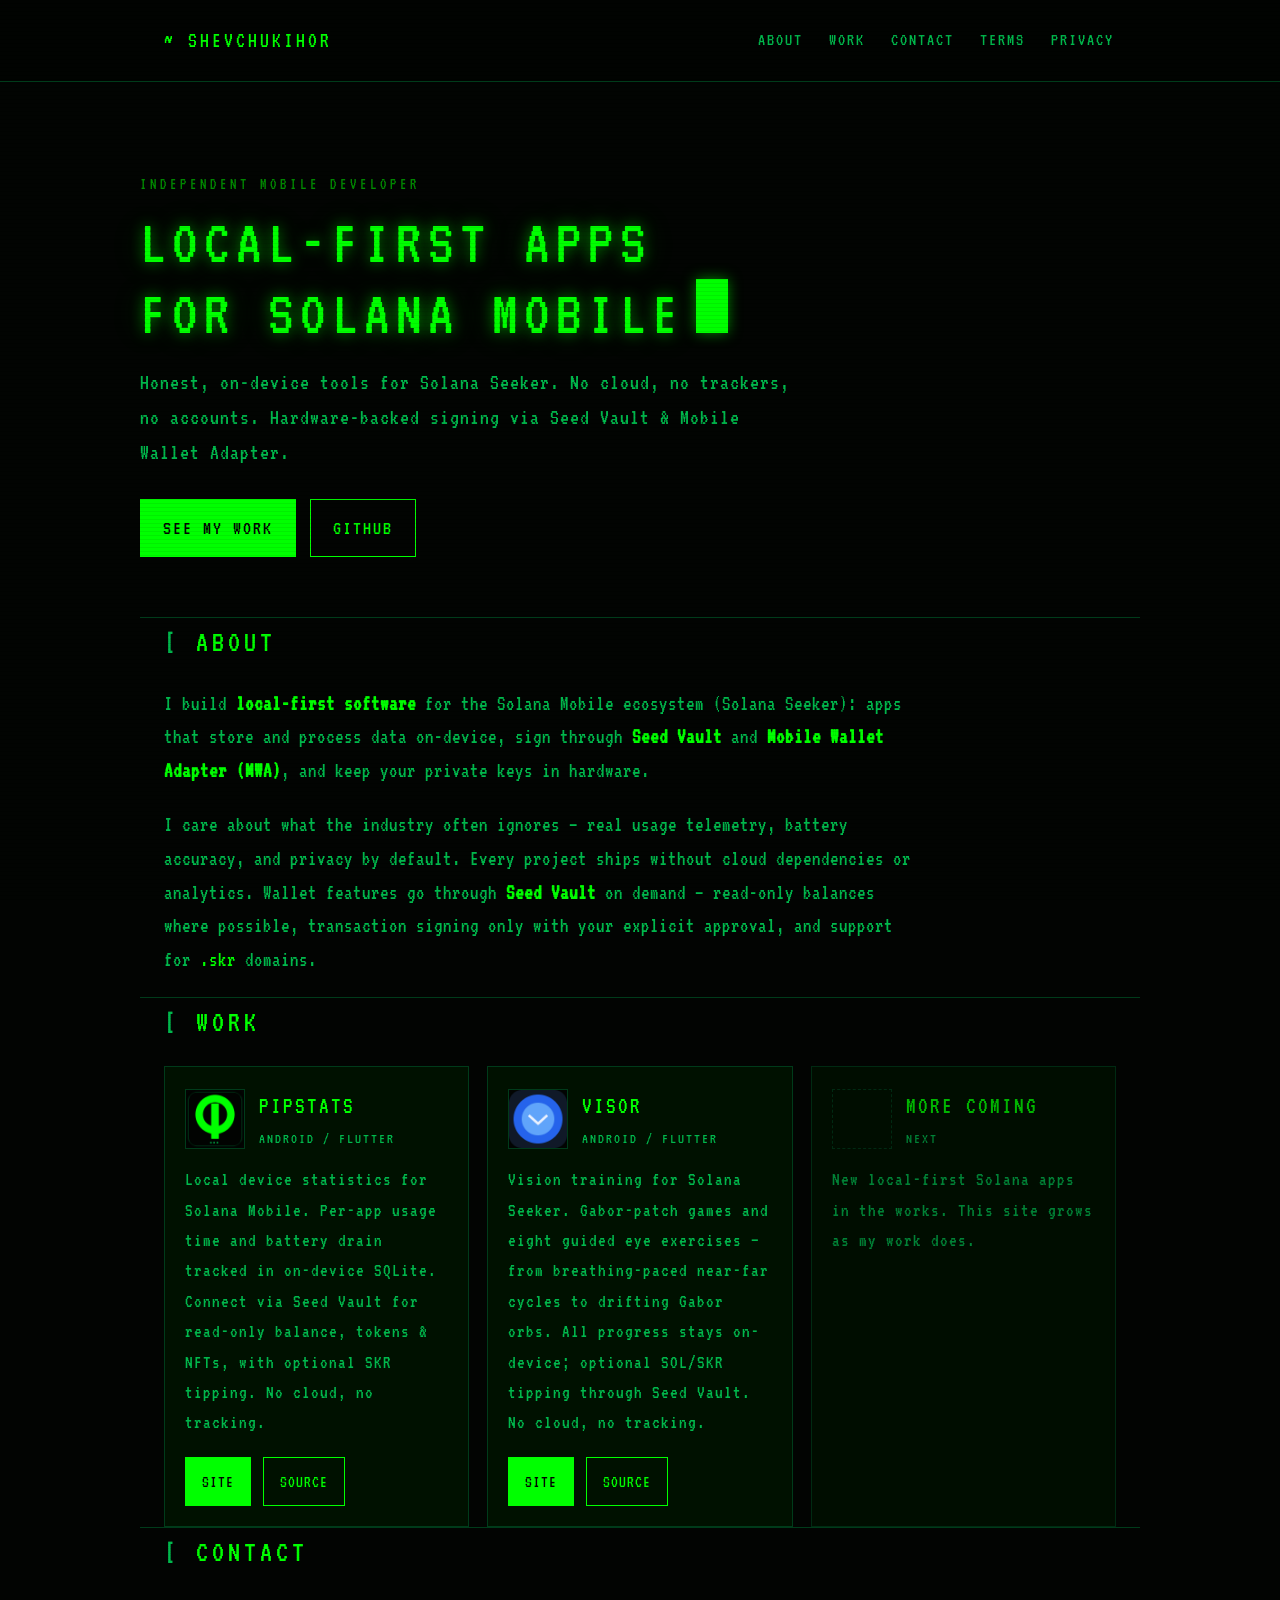
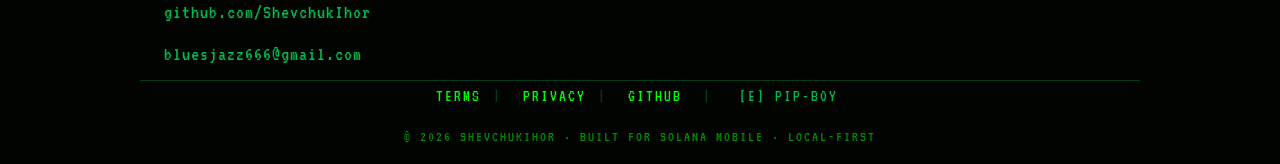
<file: index.html>
<!DOCTYPE html>
<html lang="en">
<head>
  <meta charset="UTF-8">
  <meta name="viewport" content="width=device-width, initial-scale=1.0">
  <title>ShevchukIhor — Independent Mobile Developer · Solana Mobile</title>
  <meta name="description" content="Independent developer building local-first, no-cloud Android apps for Solana Seeker — PipStats, Visor and more.">
  <meta name="theme-color" content="#020402">
  <meta property="og:title" content="ShevchukIhor — Independent Mobile Developer · Solana Mobile">
  <meta property="og:description" content="Local-first, no-cloud Android apps for Solana Seeker: PipStats (on-device usage & battery stats) and Visor (vision training). Hardware-backed signing via Seed Vault.">
  <meta property="og:type" content="website">
  <meta property="og:url" content="https://shevchukihor.github.io/">
  <meta property="og:image" content="https://shevchukihor.github.io/assets/logo-icon.png">
  <link rel="icon" type="image/png" href="assets/favicon.png">
  <link rel="apple-touch-icon" href="assets/logo-icon.png">
  <link rel="preconnect" href="https://fonts.googleapis.com">
  <link rel="preconnect" href="https://fonts.gstatic.com" crossorigin>
  <link href="https://fonts.googleapis.com/css2?family=VT323&display=swap" rel="stylesheet">
  <link rel="stylesheet" href="styles.css">
</head>
<body>
  <a class="skip" href="#main">SKIP TO CONTENT</a>
  <div class="sweep" aria-hidden="true"></div>
  <header>
    <div class="wrap nav">
      <a class="brand" href="index.html">~ SHEVCHUKIHOR</a>
      <nav>
        <a href="#about">ABOUT</a>
        <a href="#work">WORK</a>
        <a href="#contact">CONTACT</a>
        <a href="terms.html">TERMS</a>
        <a href="privacy.html">PRIVACY</a>
      </nav>
    </div>
  </header>

  <section id="main" class="wrap hero">
    <p class="kicker">INDEPENDENT MOBILE DEVELOPER</p>
    <h1><span class="type">LOCAL-FIRST APPS</span><br><span class="type">FOR SOLANA MOBILE</span></h1>
    <p class="lede">Honest, on-device tools for Solana Seeker. No cloud, no trackers, no accounts. Hardware-backed signing via Seed Vault &amp; Mobile Wallet Adapter.</p>
    <div class="cta">
      <a class="btn primary" href="#work">SEE MY WORK</a>
      <a class="btn" href="https://github.com/ShevchukIhor">GITHUB</a>
    </div>
  </section>

  <section id="about" class="wrap reveal">
    <h2>ABOUT</h2>
    <p>
      I build <strong>local-first software</strong> for the Solana Mobile ecosystem (Solana
      Seeker): apps that store and process data on-device, sign through <strong>Seed Vault</strong>
      and <strong>Mobile Wallet Adapter (MWA)</strong>, and keep your private keys in hardware.
    </p>
    <p>
      I care about what the industry often ignores — real usage telemetry, battery accuracy,
      and privacy by default. Every project ships without cloud dependencies or analytics.
      Wallet features go through <strong>Seed Vault</strong> on demand — read-only balances
      where possible, transaction signing only with your explicit approval, and support for
      <em>.skr</em> domains.
    </p>
  </section>

  <section id="work" class="wrap">
    <h2>WORK</h2>
    <div class="cards">
      <article class="card reveal">
        <div class="card-head">
          <img class="card-icon" src="assets/logo-icon.png" alt="PipStats icon" width="60" height="60">
          <div>
            <h3>PIPSTATS</h3>
            <span class="tag">ANDROID / FLUTTER</span>
          </div>
        </div>
        <p>Local device statistics for Solana Mobile. Per-app usage time and battery drain tracked in on-device SQLite. Connect via Seed Vault for read-only balance, tokens &amp; NFTs, with optional SKR tipping. No cloud, no tracking.</p>
        <div class="card-links">
          <a class="btn primary sm" href="https://pipstats.pages.dev/">SITE</a>
          <a class="btn sm" href="https://github.com/ShevchukIhor/PipStats">SOURCE</a>
        </div>
      </article>

      <article class="card reveal">
        <div class="card-head">
          <img class="card-icon" src="assets/visor-icon.png" alt="Visor icon" width="60" height="60">
          <div>
            <h3>VISOR</h3>
            <span class="tag">ANDROID / FLUTTER</span>
          </div>
        </div>
        <p>Vision training for Solana Seeker. Gabor-patch games and eight guided eye exercises — from breathing-paced near-far cycles to drifting Gabor orbs. All progress stays on-device; optional SOL/SKR tipping through Seed Vault. No cloud, no tracking.</p>
        <div class="card-links">
          <a class="btn primary sm" href="https://visor-mobile.pages.dev/">SITE</a>
          <a class="btn sm" href="https://github.com/ShevchukIhor/Visor">SOURCE</a>
        </div>
      </article>

      <article class="card placeholder reveal">
        <div class="card-head">
          <div class="ghost"></div>
          <div><h3>MORE COMING</h3><span class="tag">NEXT</span></div>
        </div>
        <p>New local-first Solana apps in the works. This site grows as my work does.</p>
      </article>
    </div>
  </section>

  <section id="contact" class="wrap">
    <h2>CONTACT</h2>
    <ul class="contact reveal">
      <li><a href="https://github.com/ShevchukIhor">github.com/ShevchukIhor</a></li>
      <li><a href="mailto:bluesjazz666@gmail.com">bluesjazz666@gmail.com</a></li>
    </ul>
  </section>

  <footer class="wrap">
    <div class="links">
      <a href="terms.html">TERMS</a><span>|</span>
      <a href="privacy.html">PRIVACY</a><span>|</span>
      <a href="https://github.com/ShevchukIhor">GITHUB</a>
      <span>|</span>
      <button class="hint" id="pipboy-open" type="button">[E] PIP-BOY</button>
    </div>
    <p class="copy">© 2026 SHEVCHUKIHOR · BUILT FOR SOLANA MOBILE · LOCAL-FIRST</p>
  </footer>

  <div id="pipboy" class="pipboy" hidden role="dialog" aria-modal="true" aria-label="Pip-Boy panel">
    <div class="pipboy-inner">
      <div class="pipboy-head">
        <span class="pipboy-title">PIP-BOY 3000</span>
        <button id="pipboy-close" class="btn sm" type="button">CLOSE</button>
      </div>
      <div class="pipboy-grid">
        <div class="pipboy-stat"><span class="pipboy-label">TIME</span><span id="pb-clock">--:--:--</span></div>
        <div class="pipboy-stat"><span class="pipboy-label">BATTERY</span><span class="pipboy-batt" aria-hidden="true"><i style="width:87%"></i></span><span>87%</span></div>
        <div class="pipboy-stat"><span class="pipboy-label">SIGNAL</span><span>LOCAL · NO CLOUD</span></div>
      </div>
      <p class="pipboy-label">INVENTORY</p>
      <ul class="pipboy-inv">
        <li><a href="#work">PIPSTATS</a><span>READY</span></li>
        <li><a href="#work">VISOR</a><span>READY</span></li>
        <li class="dim"><span>???</span><span>IN PROGRESS</span></li>
      </ul>
      <p class="pipboy-hint">PRESS [E] OR [ESC] TO CLOSE</p>
    </div>
  </div>
  <script src="pipboy.js"></script>
</body>
</html>
</file>
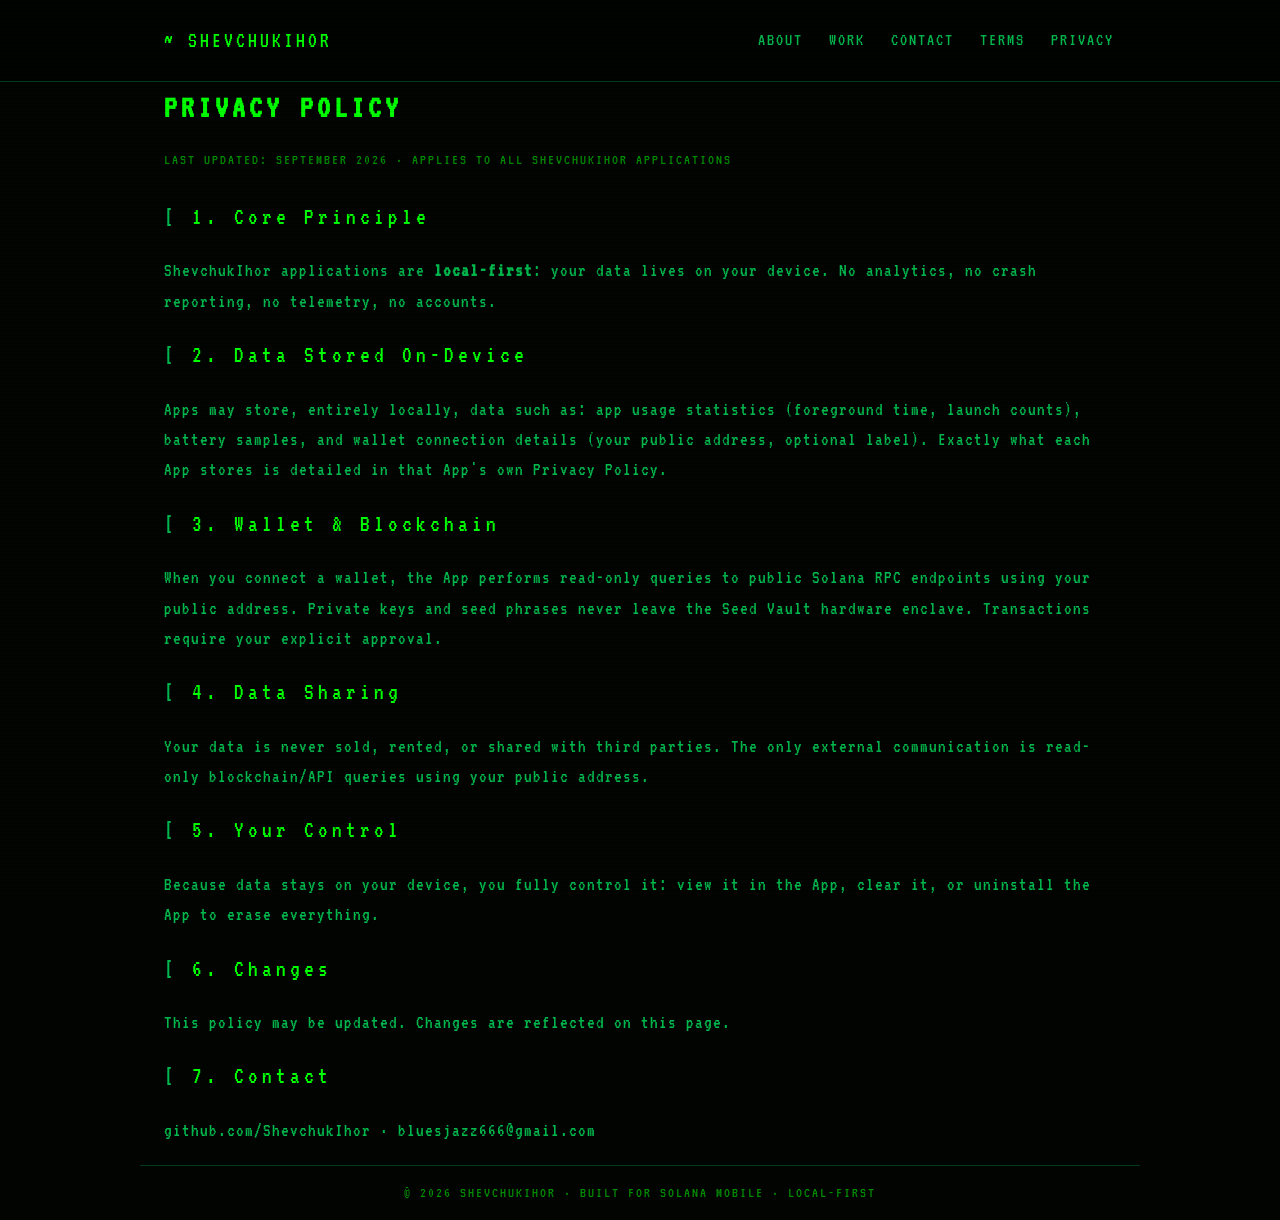
<file: privacy.html>
<!DOCTYPE html>
<html lang="en">
<head>
  <meta charset="UTF-8">
  <meta name="viewport" content="width=device-width, initial-scale=1.0">
  <title>Privacy — ShevchukIhor</title>
  <meta name="theme-color" content="#020402">
  <link rel="icon" type="image/png" href="assets/favicon.png">
  <link rel="preconnect" href="https://fonts.googleapis.com">
  <link rel="preconnect" href="https://fonts.gstatic.com" crossorigin>
  <link href="https://fonts.googleapis.com/css2?family=VT323&display=swap" rel="stylesheet">
  <link rel="stylesheet" href="styles.css">
</head>
<body>
  <a class="skip" href="#main">SKIP TO CONTENT</a>
  <div class="sweep" aria-hidden="true"></div>
  <header>
    <div class="wrap nav">
      <a class="brand" href="index.html">~ SHEVCHUKIHOR</a>
      <nav>
        <a href="index.html#about">ABOUT</a>
        <a href="index.html#work">WORK</a>
        <a href="index.html#contact">CONTACT</a>
        <a href="terms.html">TERMS</a>
        <a href="privacy.html">PRIVACY</a>
      </nav>
    </div>
  </header>

  <section id="main" class="wrap legal">
    <h1>PRIVACY POLICY</h1>
    <p class="updated">LAST UPDATED: SEPTEMBER 2026 · APPLIES TO ALL SHEVCHUKIHOR APPLICATIONS</p>

    <h2>1. Core Principle</h2>
    <p>ShevchukIhor applications are <strong>local-first</strong>: your data lives on your device. No analytics, no crash reporting, no telemetry, no accounts.</p>

    <h2>2. Data Stored On-Device</h2>
    <p>Apps may store, entirely locally, data such as: app usage statistics (foreground time, launch counts), battery samples, and wallet connection details (your public address, optional label). Exactly what each App stores is detailed in that App's own Privacy Policy.</p>

    <h2>3. Wallet &amp; Blockchain</h2>
    <p>When you connect a wallet, the App performs read-only queries to public Solana RPC endpoints using your public address. Private keys and seed phrases never leave the Seed Vault hardware enclave. Transactions require your explicit approval.</p>

    <h2>4. Data Sharing</h2>
    <p>Your data is never sold, rented, or shared with third parties. The only external communication is read-only blockchain/API queries using your public address.</p>

    <h2>5. Your Control</h2>
    <p>Because data stays on your device, you fully control it: view it in the App, clear it, or uninstall the App to erase everything.</p>

    <h2>6. Changes</h2>
    <p>This policy may be updated. Changes are reflected on this page.</p>

    <h2>7. Contact</h2>
    <p><a href="https://github.com/ShevchukIhor">github.com/ShevchukIhor</a> · <a href="mailto:bluesjazz666@gmail.com">bluesjazz666@gmail.com</a></p>
  </section>

  <footer class="wrap">
    <p class="copy">© 2026 SHEVCHUKIHOR · BUILT FOR SOLANA MOBILE · LOCAL-FIRST</p>
  </footer>
</body>
</html>
</file>
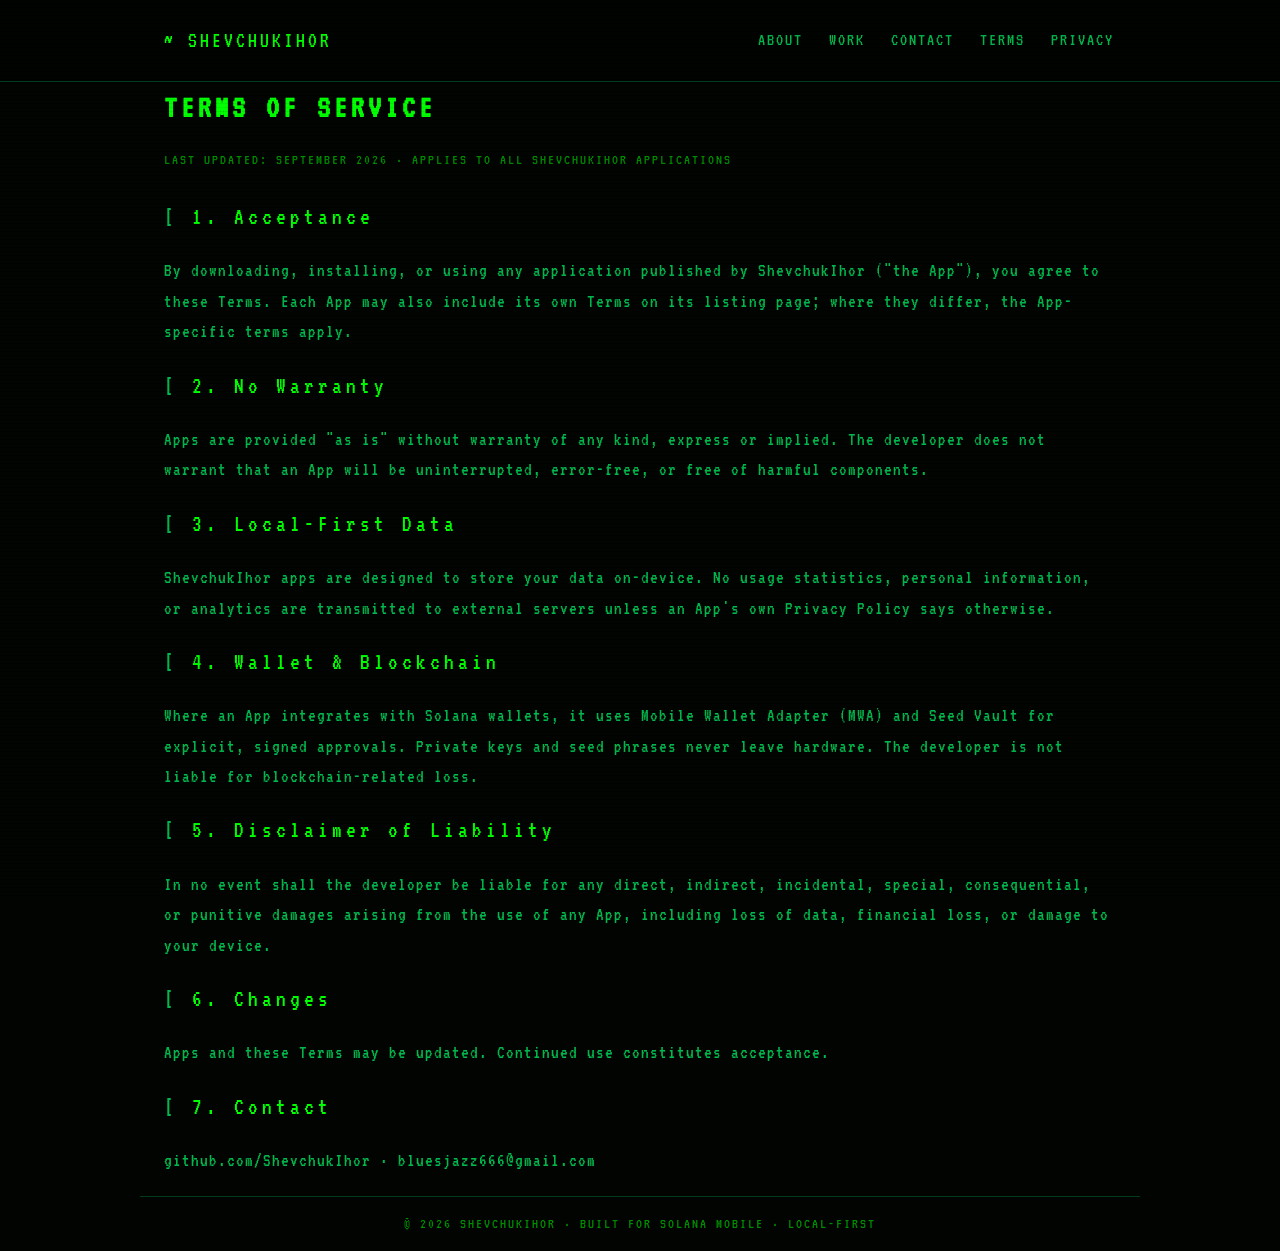
<file: terms.html>
<!DOCTYPE html>
<html lang="en">
<head>
  <meta charset="UTF-8">
  <meta name="viewport" content="width=device-width, initial-scale=1.0">
  <title>Terms — ShevchukIhor</title>
  <meta name="theme-color" content="#020402">
  <link rel="icon" type="image/png" href="assets/favicon.png">
  <link rel="preconnect" href="https://fonts.googleapis.com">
  <link rel="preconnect" href="https://fonts.gstatic.com" crossorigin>
  <link href="https://fonts.googleapis.com/css2?family=VT323&display=swap" rel="stylesheet">
  <link rel="stylesheet" href="styles.css">
</head>
<body>
  <a class="skip" href="#main">SKIP TO CONTENT</a>
  <div class="sweep" aria-hidden="true"></div>
  <header>
    <div class="wrap nav">
      <a class="brand" href="index.html">~ SHEVCHUKIHOR</a>
      <nav>
        <a href="index.html#about">ABOUT</a>
        <a href="index.html#work">WORK</a>
        <a href="index.html#contact">CONTACT</a>
        <a href="terms.html">TERMS</a>
        <a href="privacy.html">PRIVACY</a>
      </nav>
    </div>
  </header>

  <section id="main" class="wrap legal">
    <h1>TERMS OF SERVICE</h1>
    <p class="updated">LAST UPDATED: SEPTEMBER 2026 · APPLIES TO ALL SHEVCHUKIHOR APPLICATIONS</p>

    <h2>1. Acceptance</h2>
    <p>By downloading, installing, or using any application published by ShevchukIhor ("the App"), you agree to these Terms. Each App may also include its own Terms on its listing page; where they differ, the App-specific terms apply.</p>

    <h2>2. No Warranty</h2>
    <p>Apps are provided "as is" without warranty of any kind, express or implied. The developer does not warrant that an App will be uninterrupted, error-free, or free of harmful components.</p>

    <h2>3. Local-First Data</h2>
    <p>ShevchukIhor apps are designed to store your data on-device. No usage statistics, personal information, or analytics are transmitted to external servers unless an App's own Privacy Policy says otherwise.</p>

    <h2>4. Wallet &amp; Blockchain</h2>
    <p>Where an App integrates with Solana wallets, it uses Mobile Wallet Adapter (MWA) and Seed Vault for explicit, signed approvals. Private keys and seed phrases never leave hardware. The developer is not liable for blockchain-related loss.</p>

    <h2>5. Disclaimer of Liability</h2>
    <p>In no event shall the developer be liable for any direct, indirect, incidental, special, consequential, or punitive damages arising from the use of any App, including loss of data, financial loss, or damage to your device.</p>

    <h2>6. Changes</h2>
    <p>Apps and these Terms may be updated. Continued use constitutes acceptance.</p>

    <h2>7. Contact</h2>
    <p><a href="https://github.com/ShevchukIhor">github.com/ShevchukIhor</a> · <a href="mailto:bluesjazz666@gmail.com">bluesjazz666@gmail.com</a></p>
  </section>

  <footer class="wrap">
    <p class="copy">© 2026 SHEVCHUKIHOR · BUILT FOR SOLANA MOBILE · LOCAL-FIRST</p>
  </footer>
</body>
</html>
</file>
<file: styles.css>
/* ShevchukIhor — publisher site · Pip-Boy / CRT terminal theme */
:root {
  --primary: #00ff00;
  --dim: #00b84c;
  --dark: #003b1a;
  --bg: #020402;
  --panel: #001100;
  --faint: rgba(0,255,0,.55);
}
* { box-sizing: border-box; }
html { scroll-behavior: smooth; }
body {
  margin: 0;
  background: var(--bg);
  color: var(--primary);
  font-family: "VT323", "Courier New", ui-monospace, Menlo, monospace;
  letter-spacing: 1px;
  line-height: 1.6;
}
/* CRT scanline overlay */
body::after {
  content: "";
  position: fixed; inset: 0; pointer-events: none; z-index: 999;
  background: repeating-linear-gradient(to bottom, transparent 0, transparent 3px, rgba(0,0,0,.18) 3px, rgba(0,0,0,.18) 4px);
  opacity: .35;
}
a { color: inherit; text-decoration: none; transition: color .15s, text-shadow .15s, border-color .15s, background-color .15s, transform .1s; }
a:hover { text-shadow: 0 0 8px var(--primary); }
:focus-visible { outline: 2px solid var(--primary); outline-offset: 3px; }
.skip { position: absolute; top: 8px; left: -9999px; z-index: 1000; background: var(--primary); color: var(--bg); padding: 10px 16px; letter-spacing: 2px; }
.skip:focus { left: 8px; }
.wrap { max-width: 1000px; margin: 0 auto; padding: 0 24px; }
::selection { background: var(--primary); color: var(--bg); }

/* Header */
header { border-bottom: 1px solid var(--dark); position: sticky; top: 0; background: rgba(2,4,2,.94); backdrop-filter: blur(4px); z-index: 50; }
.nav { display: flex; align-items: center; justify-content: space-between; padding: 16px 24px; flex-wrap: wrap; gap: 10px; }
.brand { font-size: 22px; letter-spacing: 3px; }
nav { display: flex; gap: 22px; flex-wrap: wrap; }
nav a { color: var(--dim); font-size: 18px; letter-spacing: 2px; padding: 10px 2px; }
nav a:hover { color: var(--primary); }

/* Hero */
.hero { padding: 90px 0 60px; border-bottom: 1px solid var(--dark); }
.kicker { color: var(--faint); letter-spacing: 4px; font-size: 16px; margin: 0 0 12px; }
.hero h1 { margin: 0 0 16px; font-size: clamp(40px, 7vw, 64px); font-weight: normal; letter-spacing: 6px; line-height: 1.08; text-shadow: 0 0 14px rgba(0,255,0,.5), 0 0 34px rgba(0,255,0,.22); }
.hero h1::after { content: ""; display: inline-block; width: .5em; height: .85em; margin-left: 12px; background: var(--primary); box-shadow: 0 0 14px rgba(0,255,0,.5); animation: blink 1.1s steps(1) infinite; }
@keyframes blink { 50% { opacity: 0; } }
.lede { max-width: 660px; color: var(--dim); font-size: 22px; margin: 0 0 28px; }
.cta { display: flex; gap: 14px; flex-wrap: wrap; }

/* Buttons */
.btn { display: inline-block; padding: 12px 22px; border: 1px solid var(--primary); color: var(--primary); font-size: 20px; letter-spacing: 2px; background: transparent; }
.btn:hover { border-color: var(--dim); }
.btn.primary { background: var(--primary); color: var(--bg); }
.btn.primary:hover { background: var(--dim); }
.btn.sm { padding: 10px 16px; font-size: 17px; letter-spacing: 1px; }
.btn:active { transform: scale(.97); }

/* Sections */
section { padding: 56px 0; border-bottom: 1px solid var(--dark); }
section[id] { scroll-margin-top: 84px; }
h2 { font-size: 30px; letter-spacing: 4px; font-weight: normal; margin: 0 0 20px; }
h2::before { content: "[ "; color: var(--dim); }

/* Cards */
.cards { display: grid; grid-template-columns: repeat(auto-fit, minmax(300px, 1fr)); gap: 18px; }
.card { border: 1px solid var(--dark); background: var(--panel); padding: 20px; transition: border-color .15s; }
.card:hover { border-color: var(--dim); }
.card-head { display: flex; align-items: center; gap: 14px; margin-bottom: 14px; }
.card-icon { width: 60px; height: 60px; border: 1px solid var(--dark); background: var(--bg); }
.card h3 { margin: 0; font-size: 24px; letter-spacing: 2px; font-weight: normal; }
.tag { color: var(--dim); font-size: 15px; letter-spacing: 2px; }
.card p { color: var(--dim); margin: 0 0 18px; font-size: 19px; }
.card-links { display: flex; gap: 12px; flex-wrap: wrap; }
.placeholder .ghost { width: 60px; height: 60px; border: 1px dashed var(--dark); }
.card.placeholder { opacity: .7; }

#about p { color: var(--dim); font-size: 21px; max-width: 760px; }
#about strong, #about em { color: var(--primary); font-style: normal; }

/* Contact */
.contact { list-style: none; padding: 0; margin: 0; }
.contact li { margin-bottom: 10px; }
.contact a { color: var(--dim); font-size: 20px; letter-spacing: 1px; }

/* Footer */
footer { padding: 30px 0 44px; text-align: center; }
footer .links { margin-bottom: 10px; font-size: 17px; letter-spacing: 2px; }
footer .links span { margin: 0 12px; color: var(--dark); }
.copy { color: var(--faint); font-size: 15px; letter-spacing: 2px; }

/* CRT power-on (one-shot on load) */
body::before {
  content: "";
  position: fixed; inset: 0; z-index: 1001; pointer-events: none;
  background: #b6ffc8;
  opacity: 0;
  animation: crt-on 1.1s ease-out;
}
@keyframes crt-on {
  0% { clip-path: inset(49.9% 0 49.9% 0); opacity: 1; }
  30% { clip-path: inset(0 0 0 0); opacity: .9; }
  100% { clip-path: inset(0 0 0 0); opacity: 0; }
}

/* CRT refresh sweep (slow loop, near-invisible) */
.sweep {
  position: fixed; left: 0; right: 0; top: -20vh; height: 20vh;
  background: linear-gradient(to bottom, transparent, rgba(0,255,0,.06), transparent);
  z-index: 998; pointer-events: none;
  animation: sweep 9s linear infinite;
}
@keyframes sweep { to { transform: translateY(140vh); } }

/* Hero load stagger (one-shot) */
.hero .kicker, .hero h1, .hero .lede, .hero .cta { animation: rise .5s ease-out backwards; }
.hero h1 { animation-delay: .15s; }
.hero .lede { animation-delay: .3s; }
.hero .cta { animation-delay: .45s; }
@keyframes rise { from { opacity: 0; transform: translateY(12px); } }

/* Typewriter h1 — VT323 is monospace; steps = char count per line */
.hero h1 .type { display: inline-block; white-space: nowrap; animation: type .7s steps(16) backwards; }
.hero h1 .type:nth-of-type(2) { animation-delay: .8s; animation-duration: .75s; animation-timing-function: steps(17); }
@keyframes type { from { clip-path: inset(-15% 100% -15% 0); } to { clip-path: inset(-15% 0 -15% 0); } }

/* Scroll reveal — CSS scroll-driven; without support content stays visible */
@supports (animation-timeline: view()) {
  .reveal {
    animation: rise linear both;
    animation-timeline: view();
    animation-range: entry 0% entry 35%;
  }
}

/* Pip-Boy panel (easter egg: press E or #pipboy) */
.pipboy { position: fixed; inset: 0; z-index: 1002; background: rgba(0,0,0,.65); }
.pipboy[hidden] { display: none; }
.pipboy-inner {
  position: absolute; top: 0; right: 0; bottom: 0;
  width: min(420px, 100%);
  background: var(--panel);
  border-left: 2px solid var(--primary);
  box-shadow: -10px 0 40px rgba(0,255,0,.18);
  padding: 24px;
  overflow-y: auto;
  transform: translateX(102%);
  transition: transform .3s ease-out;
}
body.pb-open .pipboy-inner { transform: translateX(0); }
.pipboy-head { display: flex; align-items: center; justify-content: space-between; gap: 12px; margin-bottom: 22px; }
.pipboy-title { font-size: 24px; letter-spacing: 3px; text-shadow: 0 0 10px rgba(0,255,0,.5); }
.pipboy-grid { display: grid; gap: 12px; margin-bottom: 22px; }
.pipboy-stat { display: flex; align-items: center; justify-content: space-between; gap: 12px; border: 1px solid var(--dark); padding: 10px 14px; font-size: 18px; }
.pipboy-label { color: var(--faint); letter-spacing: 2px; font-size: 15px; margin: 0 0 10px; }
.pipboy-batt { display: inline-block; width: 90px; height: 12px; border: 1px solid var(--dim); }
.pipboy-batt i { display: block; height: 100%; background: var(--primary); box-shadow: 0 0 8px rgba(0,255,0,.6); }
.pipboy-inv { list-style: none; margin: 0 0 22px; padding: 0; }
.pipboy-inv li { border: 1px solid var(--dark); padding: 10px 14px; margin-bottom: 8px; font-size: 18px; display: flex; justify-content: space-between; gap: 10px; }
.pipboy-inv li span { color: var(--faint); }
.pipboy-inv li.dim { opacity: .6; }
.pipboy-hint { color: var(--faint); font-size: 15px; letter-spacing: 2px; text-align: center; margin: 0; }
.hint { background: none; border: none; color: var(--dim); font: inherit; letter-spacing: 2px; cursor: pointer; }
.hint:hover { color: var(--primary); text-shadow: 0 0 8px var(--primary); }

/* Legal */
.legal h1 { font-size: 32px; letter-spacing: 4px; margin: 0 0 4px; }
.legal .updated { color: var(--faint); font-size: 15px; letter-spacing: 2px; margin-bottom: 26px; }
.legal h2 { font-size: 24px; }
.legal p, .legal li { color: var(--dim); font-size: 19px; }
.legal ul { padding-left: 20px; }

@media (max-width: 600px) {
  .nav { flex-direction: column; align-items: flex-start; }
  .hero h1 { letter-spacing: 4px; }
}

@media (prefers-reduced-motion: reduce) {
  html { scroll-behavior: auto; }
  *, *::before, *::after { animation: none !important; transition: none !important; }
}
</file>
